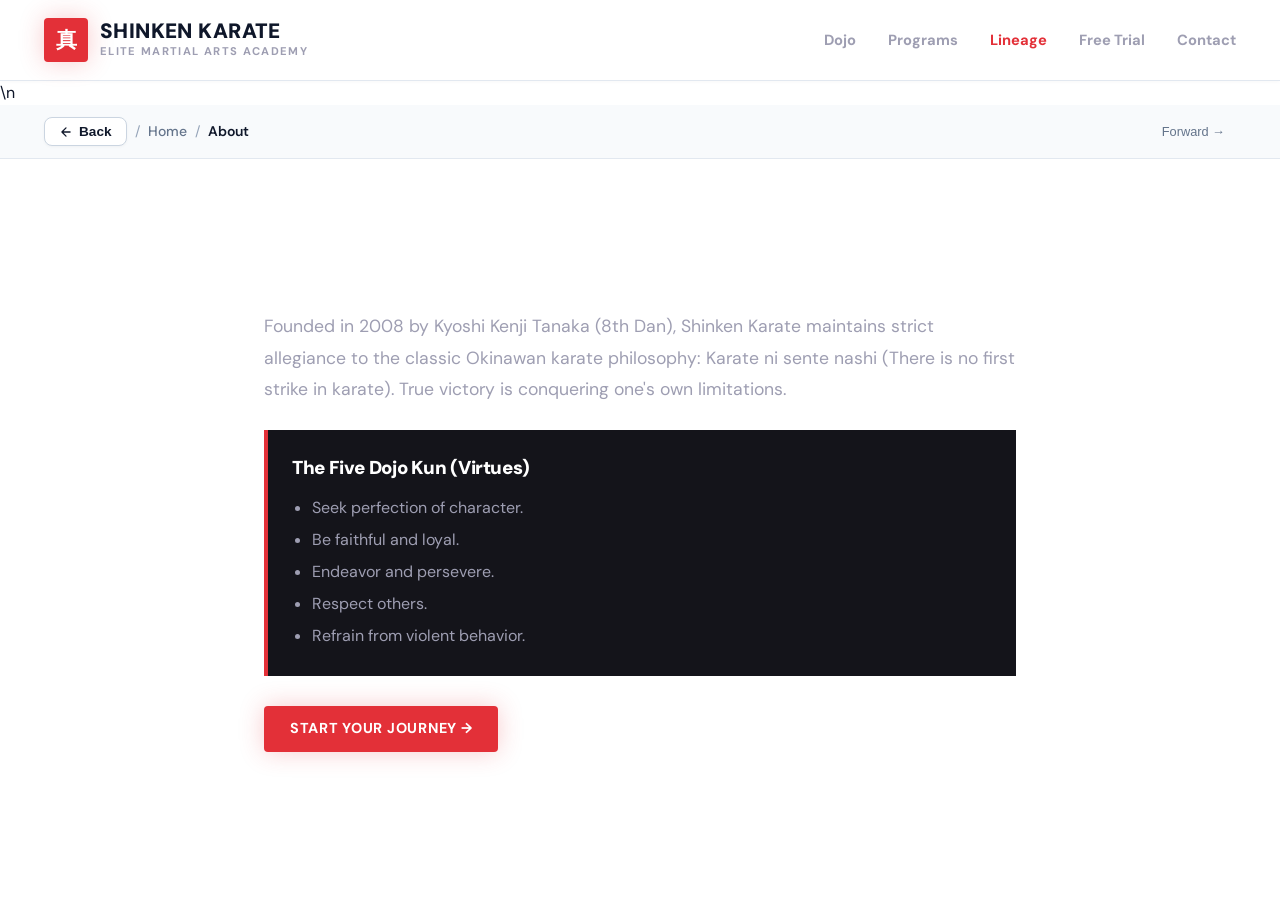
<file: about.html>
<!DOCTYPE html><html lang="en"><head><meta charset="UTF-8"><title>Lineage — Shinken Karate Academy</title><link rel="stylesheet" href="src/styles/theme.css"></head><body>
<header class="site-header"><div class="container header-inner"><a href="index.html" class="brand"><div class="brand-badge">真</div><div><div class="brand-name">SHINKEN KARATE</div><div class="brand-sub">Elite Martial Arts Academy</div></div></a><nav><ul class="nav-links"><li><a href="index.html" class="nav-link">Dojo</a></li><li><a href="programs.html" class="nav-link">Programs</a></li><li><a href="about.html" class="nav-link active">Lineage</a></li><li><a href="trial.html" class="nav-link">Free Trial</a></li><li><a href="contact.html" class="nav-link">Contact</a></li></ul></nav></div></header>\n
  <!-- In-Window Breadcrumb & Front/Back Navigation -->
  <div class="subpage-nav-bar">
    <div class="container" style="display:flex; align-items:center; justify-content:space-between; flex-wrap:wrap; gap:12px;">
      <div style="display:flex; align-items:center; gap:8px; font-size:0.875rem;">
        <button onclick="window.history.length > 1 ? window.history.back() : window.location.href=\'index.html\'" class="btn-subpage-back" aria-label="Navigate Back">
          <svg width="14" height="14" viewBox="0 0 24 24" fill="none" stroke="currentColor" stroke-width="2.2" stroke-linecap="round" stroke-linejoin="round"><path d="M19 12H5M12 19l-7-7 7-7"/></svg>
          Back
        </button>
        <span style="color:#94A3B8;">/</span>
        <a href="index.html" style="color:#64748B; text-decoration:none; font-weight:500;">Home</a>
        <span style="color:#94A3B8;">/</span>
        <span style="color:#0F172A; font-weight:600;">About</span>
      </div>
      <div style="display:flex; align-items:center; gap:8px;">
        <button onclick="window.history.forward()" style="display:inline-flex; align-items:center; gap:4px; background:transparent; border:1px solid transparent; color:#64748B; padding:6px 10px; border-radius:6px; font-size:0.8rem; cursor:pointer;" title="Navigate Forward">Forward &rarr;</button>
      </div>
    </div>
  </div>

<div class="container" style="max-width:800px; padding:60px 24px 100px;"><h1 style="font-size:3rem; text-transform:uppercase; margin-bottom:20px;">Dojo Lineage & Creed</h1><p style="color:var(--text-muted); font-size:1.1rem; line-height:1.8; margin-bottom:24px;">Founded in 2008 by Kyoshi Kenji Tanaka (8th Dan), Shinken Karate maintains strict allegiance to the classic Okinawan karate philosophy: Karate ni sente nashi (There is no first strike in karate). True victory is conquering one's own limitations.</p>
<div style="background:var(--bg-secondary); border-left:4px solid var(--color-crimson); padding:24px; margin-bottom:30px;"><h3 style="color:#FFF; margin-bottom:10px;">The Five Dojo Kun (Virtues)</h3><ul style="padding-left:20px; line-height:2; color:var(--text-muted);"><li>Seek perfection of character.</li><li>Be faithful and loyal.</li><li>Endeavor and persevere.</li><li>Respect others.</li><li>Refrain from violent behavior.</li></ul></div>
<a href="trial.html" class="btn btn-primary">Start Your Journey &rarr;</a>
</div></body></html>
</file>
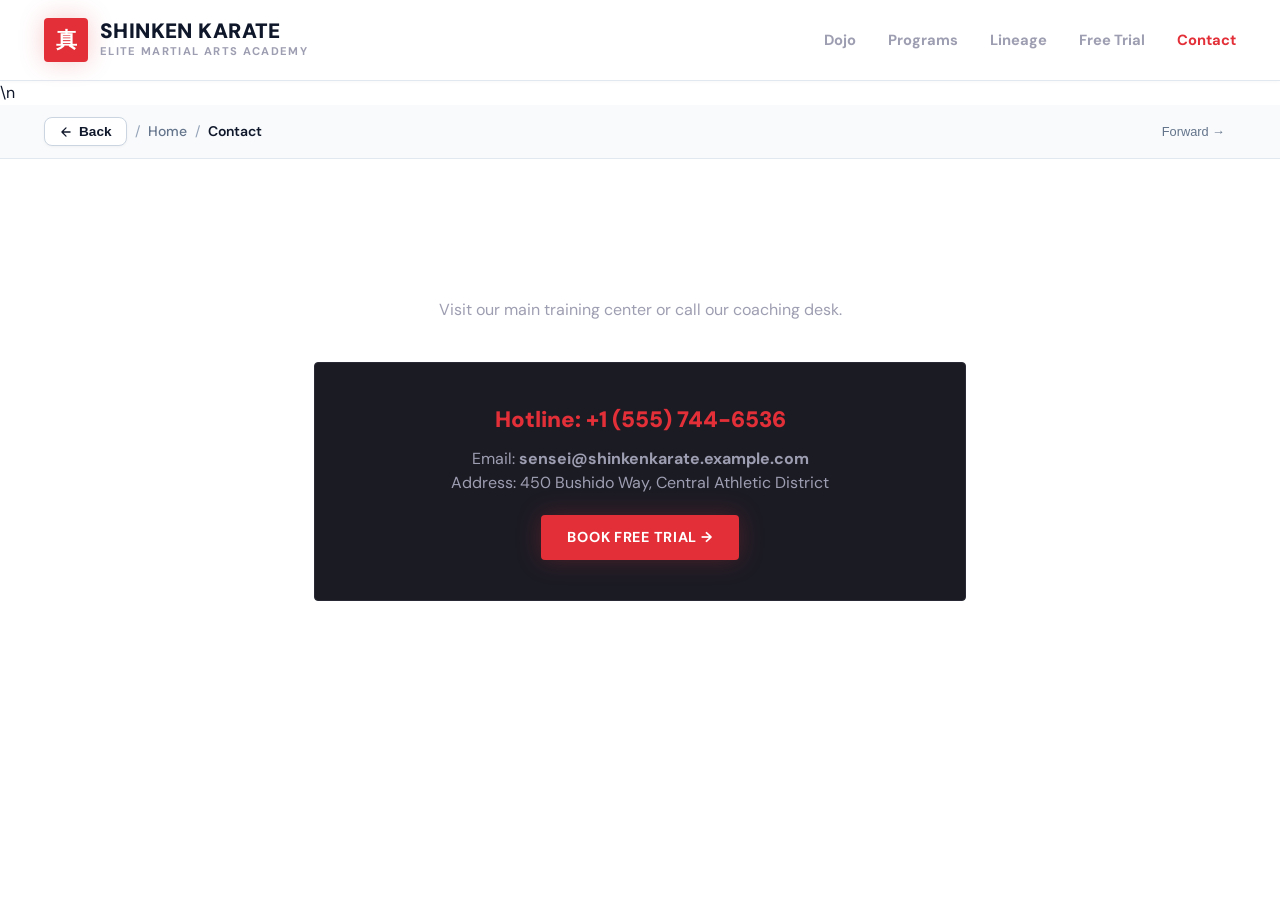
<file: contact.html>
<!DOCTYPE html><html lang="en"><head><meta charset="UTF-8"><title>Contact — Shinken Karate Academy</title><link rel="stylesheet" href="src/styles/theme.css"></head><body>
<header class="site-header"><div class="container header-inner"><a href="index.html" class="brand"><div class="brand-badge">真</div><div><div class="brand-name">SHINKEN KARATE</div><div class="brand-sub">Elite Martial Arts Academy</div></div></a><nav><ul class="nav-links"><li><a href="index.html" class="nav-link">Dojo</a></li><li><a href="programs.html" class="nav-link">Programs</a></li><li><a href="about.html" class="nav-link">Lineage</a></li><li><a href="trial.html" class="nav-link">Free Trial</a></li><li><a href="contact.html" class="nav-link active">Contact</a></li></ul></nav></div></header>\n
  <!-- In-Window Breadcrumb & Front/Back Navigation -->
  <div class="subpage-nav-bar">
    <div class="container" style="display:flex; align-items:center; justify-content:space-between; flex-wrap:wrap; gap:12px;">
      <div style="display:flex; align-items:center; gap:8px; font-size:0.875rem;">
        <button onclick="window.history.length > 1 ? window.history.back() : window.location.href=\'index.html\'" class="btn-subpage-back" aria-label="Navigate Back">
          <svg width="14" height="14" viewBox="0 0 24 24" fill="none" stroke="currentColor" stroke-width="2.2" stroke-linecap="round" stroke-linejoin="round"><path d="M19 12H5M12 19l-7-7 7-7"/></svg>
          Back
        </button>
        <span style="color:#94A3B8;">/</span>
        <a href="index.html" style="color:#64748B; text-decoration:none; font-weight:500;">Home</a>
        <span style="color:#94A3B8;">/</span>
        <span style="color:#0F172A; font-weight:600;">Contact</span>
      </div>
      <div style="display:flex; align-items:center; gap:8px;">
        <button onclick="window.history.forward()" style="display:inline-flex; align-items:center; gap:4px; background:transparent; border:1px solid transparent; color:#64748B; padding:6px 10px; border-radius:6px; font-size:0.8rem; cursor:pointer;" title="Navigate Forward">Forward &rarr;</button>
      </div>
    </div>
  </div>

<div class="container" style="max-width:700px; padding:60px 24px 100px;"><h1 style="font-size:2.8rem; text-transform:uppercase; margin-bottom:12px; text-align:center;">Dojo Inquiries</h1><p style="color:var(--text-muted); text-align:center; margin-bottom:40px;">Visit our main training center or call our coaching desk.</p>
<div style="background:var(--bg-card); padding:40px; border-radius:var(--radius-sm); border:1px solid var(--border-subtle); text-align:center;">
<div style="font-size:1.4rem; font-weight:900; color:var(--color-crimson); margin-bottom:10px;">Hotline: +1 (555) 744-6536</div>
<p style="color:var(--text-muted); margin-bottom:20px;">Email: <strong>sensei@shinkenkarate.example.com</strong><br>Address: 450 Bushido Way, Central Athletic District</p>
<a href="trial.html" class="btn btn-primary">Book Free Trial &rarr;</a>
</div></div></body></html>
</file>
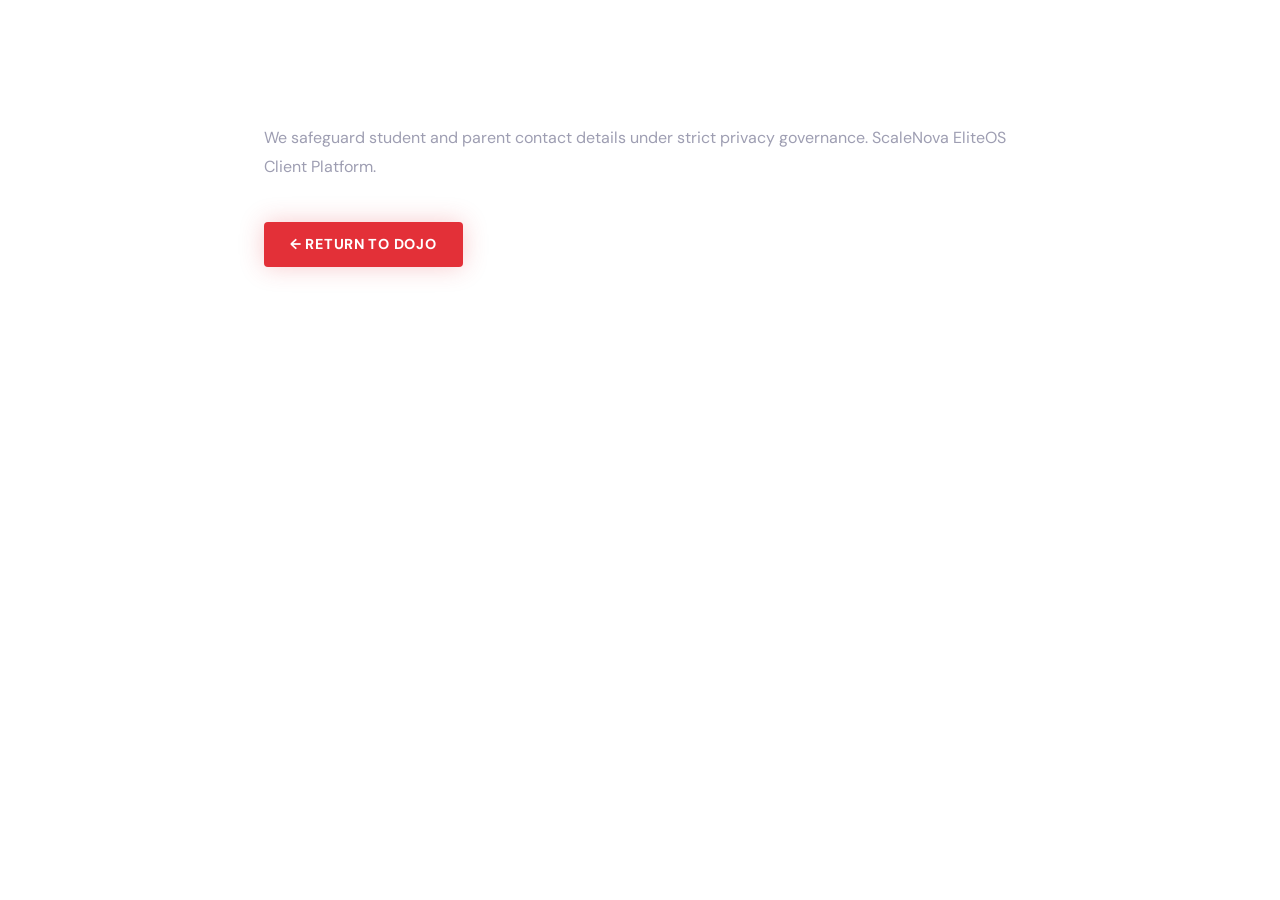
<file: privacy.html>
<!DOCTYPE html><html><head><meta charset="UTF-8"><title>Privacy — Shinken Karate</title><link rel="stylesheet" href="src/styles/theme.css"></head><body style="padding:60px 20px;"><div class="container" style="max-width:800px;"><h1>Student Privacy & Security</h1><p style="color:var(--text-muted); line-height:1.8; margin-top:16px;">We safeguard student and parent contact details under strict privacy governance. ScaleNova EliteOS Client Platform.</p><div style="margin-top:40px;"><a href="index.html" class="btn btn-primary">&larr; Return to Dojo</a></div></div></body></html>
</file>
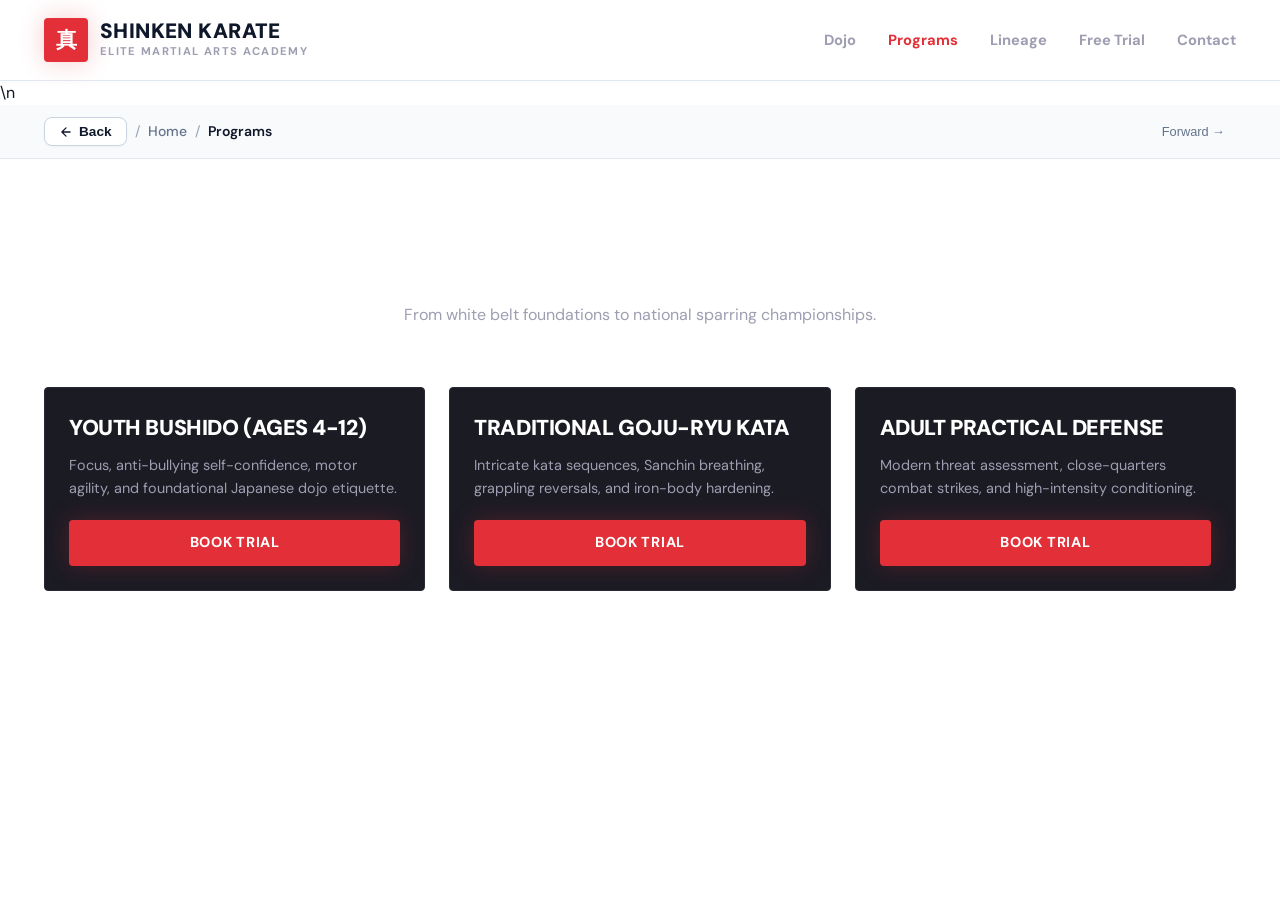
<file: programs.html>
<!DOCTYPE html><html lang="en"><head><meta charset="UTF-8"><title>Programs — Shinken Karate Academy</title><link rel="stylesheet" href="src/styles/theme.css"></head><body>
<header class="site-header"><div class="container header-inner"><a href="index.html" class="brand"><div class="brand-badge">真</div><div><div class="brand-name">SHINKEN KARATE</div><div class="brand-sub">Elite Martial Arts Academy</div></div></a><nav><ul class="nav-links"><li><a href="index.html" class="nav-link">Dojo</a></li><li><a href="programs.html" class="nav-link active">Programs</a></li><li><a href="about.html" class="nav-link">Lineage</a></li><li><a href="trial.html" class="nav-link">Free Trial</a></li><li><a href="contact.html" class="nav-link">Contact</a></li></ul></nav></div></header>\n
  <!-- In-Window Breadcrumb & Front/Back Navigation -->
  <div class="subpage-nav-bar">
    <div class="container" style="display:flex; align-items:center; justify-content:space-between; flex-wrap:wrap; gap:12px;">
      <div style="display:flex; align-items:center; gap:8px; font-size:0.875rem;">
        <button onclick="window.history.length > 1 ? window.history.back() : window.location.href=\'index.html\'" class="btn-subpage-back" aria-label="Navigate Back">
          <svg width="14" height="14" viewBox="0 0 24 24" fill="none" stroke="currentColor" stroke-width="2.2" stroke-linecap="round" stroke-linejoin="round"><path d="M19 12H5M12 19l-7-7 7-7"/></svg>
          Back
        </button>
        <span style="color:#94A3B8;">/</span>
        <a href="index.html" style="color:#64748B; text-decoration:none; font-weight:500;">Home</a>
        <span style="color:#94A3B8;">/</span>
        <span style="color:#0F172A; font-weight:600;">Programs</span>
      </div>
      <div style="display:flex; align-items:center; gap:8px;">
        <button onclick="window.history.forward()" style="display:inline-flex; align-items:center; gap:4px; background:transparent; border:1px solid transparent; color:#64748B; padding:6px 10px; border-radius:6px; font-size:0.8rem; cursor:pointer;" title="Navigate Forward">Forward &rarr;</button>
      </div>
    </div>
  </div>

<div class="container" style="padding:60px 24px 100px;"><div style="text-align:center; margin-bottom:60px;"><h1 style="font-size:3rem; text-transform:uppercase; margin-bottom:12px;">Training Programs & Curriculum</h1><p style="color:var(--text-muted);">From white belt foundations to national sparring championships.</p></div>
<div class="program-grid">
  <div class="program-card"><div class="program-body"><h3 class="program-title">Youth Bushido (Ages 4-12)</h3><p class="program-desc">Focus, anti-bullying self-confidence, motor agility, and foundational Japanese dojo etiquette.</p><a href="trial.html" class="btn btn-primary" style="text-align:center;">Book Trial</a></div></div>
  <div class="program-card"><div class="program-body"><h3 class="program-title">Traditional Goju-Ryu Kata</h3><p class="program-desc">Intricate kata sequences, Sanchin breathing, grappling reversals, and iron-body hardening.</p><a href="trial.html" class="btn btn-primary" style="text-align:center;">Book Trial</a></div></div>
  <div class="program-card"><div class="program-body"><h3 class="program-title">Adult Practical Defense</h3><p class="program-desc">Modern threat assessment, close-quarters combat strikes, and high-intensity conditioning.</p><a href="trial.html" class="btn btn-primary" style="text-align:center;">Book Trial</a></div></div>
</div></div></body></html>
</file>
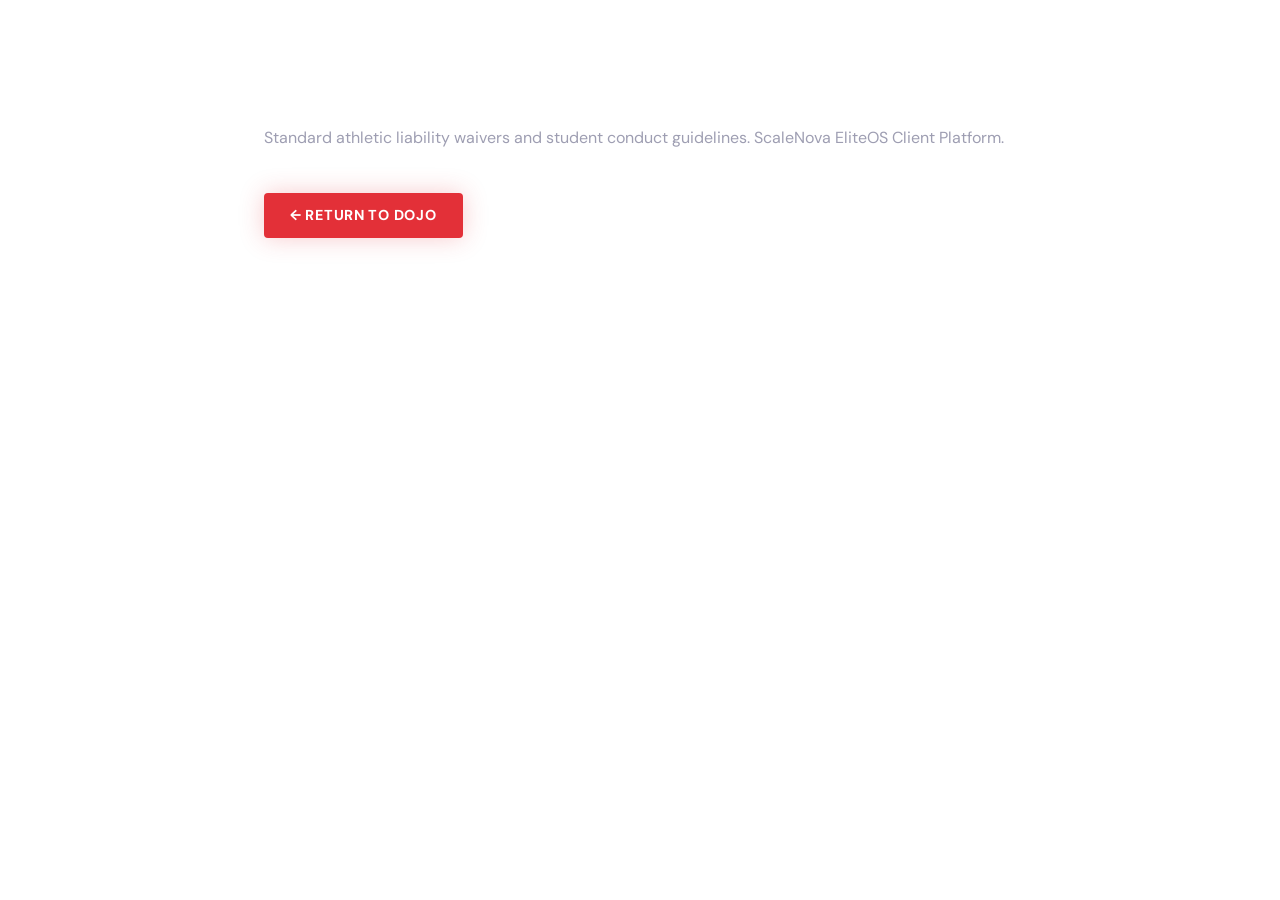
<file: terms.html>
<!DOCTYPE html><html><head><meta charset="UTF-8"><title>Terms — Shinken Karate</title><link rel="stylesheet" href="src/styles/theme.css"></head><body style="padding:60px 20px;"><div class="container" style="max-width:800px;"><h1>Dojo Membership Terms & Liability</h1><p style="color:var(--text-muted); line-height:1.8; margin-top:16px;">Standard athletic liability waivers and student conduct guidelines. ScaleNova EliteOS Client Platform.</p><div style="margin-top:40px;"><a href="index.html" class="btn btn-primary">&larr; Return to Dojo</a></div></div></body></html>
</file>
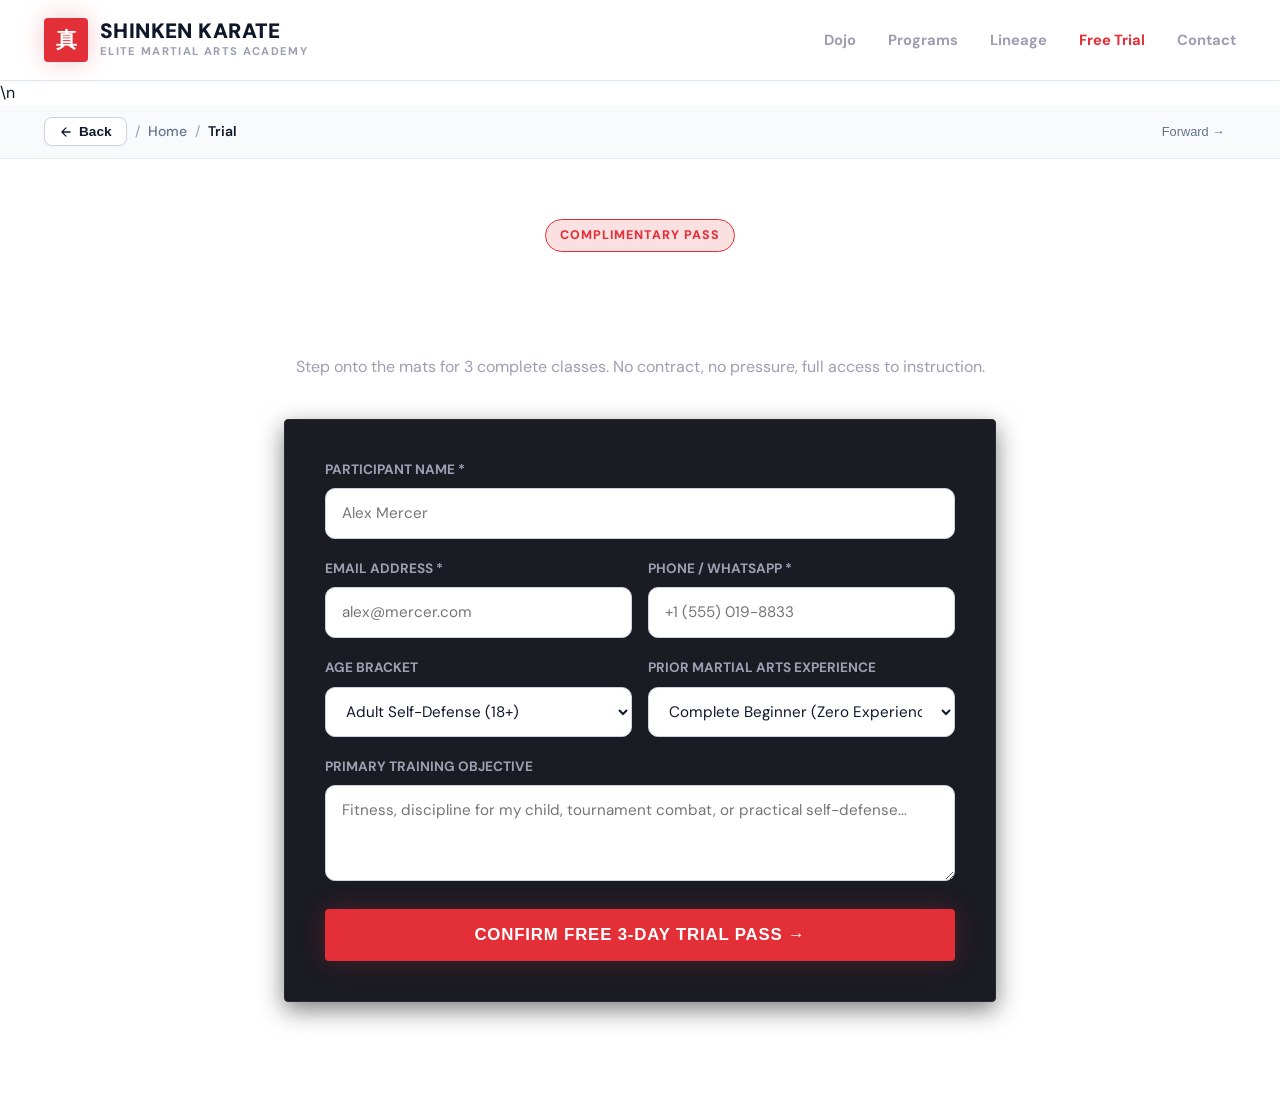
<file: trial.html>
<!DOCTYPE html>
<html lang="en">
<head>
  <meta charset="UTF-8">
  <meta name="viewport" content="width=device-width, initial-scale=1.0">
  <title>Book Free Trial Class — Shinken Karate Academy</title>
  <link rel="icon" href="data:image/svg+xml,<svg xmlns='http://www.w3.org/2000/svg' viewBox='0 0 32 32'><rect width='32' height='32' fill='%23E33038'/><text x='16' y='22' font-family='sans-serif' font-size='18' font-weight='900' fill='%23FFFFFF' text-anchor='middle'>真</text></svg>">
  <link rel="stylesheet" href="src/styles/theme.css">
</head>
<body>
  <header class="site-header">
    <div class="container header-inner">
      <a href="index.html" class="brand">
        <div class="brand-badge">真</div>
        <div>
          <div class="brand-name">SHINKEN KARATE</div>
          <div class="brand-sub">Elite Martial Arts Academy</div>
        </div>
      </a>
      <nav>
        <ul class="nav-links">
          <li><a href="index.html" class="nav-link">Dojo</a></li>
          <li><a href="programs.html" class="nav-link">Programs</a></li>
          <li><a href="about.html" class="nav-link">Lineage</a></li>
          <li><a href="trial.html" class="nav-link active">Free Trial</a></li>
          <li><a href="contact.html" class="nav-link">Contact</a></li>
        </ul>
      </nav>
    </div>
  </header>\n
  <!-- In-Window Breadcrumb & Front/Back Navigation -->
  <div class="subpage-nav-bar">
    <div class="container" style="display:flex; align-items:center; justify-content:space-between; flex-wrap:wrap; gap:12px;">
      <div style="display:flex; align-items:center; gap:8px; font-size:0.875rem;">
        <button onclick="window.history.length > 1 ? window.history.back() : window.location.href=\'index.html\'" class="btn-subpage-back" aria-label="Navigate Back">
          <svg width="14" height="14" viewBox="0 0 24 24" fill="none" stroke="currentColor" stroke-width="2.2" stroke-linecap="round" stroke-linejoin="round"><path d="M19 12H5M12 19l-7-7 7-7"/></svg>
          Back
        </button>
        <span style="color:#94A3B8;">/</span>
        <a href="index.html" style="color:#64748B; text-decoration:none; font-weight:500;">Home</a>
        <span style="color:#94A3B8;">/</span>
        <span style="color:#0F172A; font-weight:600;">Trial</span>
      </div>
      <div style="display:flex; align-items:center; gap:8px;">
        <button onclick="window.history.forward()" style="display:inline-flex; align-items:center; gap:4px; background:transparent; border:1px solid transparent; color:#64748B; padding:6px 10px; border-radius:6px; font-size:0.8rem; cursor:pointer;" title="Navigate Forward">Forward &rarr;</button>
      </div>
    </div>
  </div>


  <div class="container" style="max-width:760px; padding:60px 24px 100px;">
    <div style="text-align:center; margin-bottom:40px;">
      <span class="hero-tag">Complimentary Pass</span>
      <h1 style="font-size:2.8rem; text-transform:uppercase; margin-bottom:12px;">Reserve Your Free Trial Class</h1>
      <p style="color:var(--text-muted);">Step onto the mats for 3 complete classes. No contract, no pressure, full access to instruction.</p>
    </div>

    <form id="trial-form" onsubmit="handleTrialSubmit(event)" style="background:var(--bg-card); padding:40px; border-radius:var(--radius-sm); border:1px solid var(--border-subtle); box-shadow:var(--shadow-card);">
      <div style="margin-bottom:20px;">
        <label style="display:block; font-weight:700; font-size:0.85rem; text-transform:uppercase; color:var(--text-muted); margin-bottom:8px;">Participant Name *</label>
        <input type="text" name="name" required placeholder="Alex Mercer" style="width:100%; padding:14px; background:var(--bg-secondary); border:1px solid var(--border-subtle); color:#FFF; border-radius:var(--radius-sm); font-size:0.95rem; outline:none;">
      </div>

      <div style="display:grid; grid-template-columns:1fr 1fr; gap:16px; margin-bottom:20px;">
        <div>
          <label style="display:block; font-weight:700; font-size:0.85rem; text-transform:uppercase; color:var(--text-muted); margin-bottom:8px;">Email Address *</label>
          <input type="email" name="email" required placeholder="alex@mercer.com" style="width:100%; padding:14px; background:var(--bg-secondary); border:1px solid var(--border-subtle); color:#FFF; border-radius:var(--radius-sm); font-size:0.95rem; outline:none;">
        </div>
        <div>
          <label style="display:block; font-weight:700; font-size:0.85rem; text-transform:uppercase; color:var(--text-muted); margin-bottom:8px;">Phone / WhatsApp *</label>
          <input type="tel" name="phone" required placeholder="+1 (555) 019-8833" style="width:100%; padding:14px; background:var(--bg-secondary); border:1px solid var(--border-subtle); color:#FFF; border-radius:var(--radius-sm); font-size:0.95rem; outline:none;">
        </div>
      </div>

      <div style="display:grid; grid-template-columns:1fr 1fr; gap:16px; margin-bottom:20px;">
        <div>
          <label style="display:block; font-weight:700; font-size:0.85rem; text-transform:uppercase; color:var(--text-muted); margin-bottom:8px;">Age Bracket</label>
          <select name="age_group" style="width:100%; padding:14px; background:var(--bg-secondary); border:1px solid var(--border-subtle); color:#FFF; border-radius:var(--radius-sm); font-size:0.95rem; outline:none;">
            <option value="Little Ninjas (Ages 4-7)">Little Ninjas (Ages 4-7)</option>
            <option value="Youth Champions (Ages 8-12)">Youth Champions (Ages 8-12)</option>
            <option value="Teen Martial Arts (Ages 13-17)">Teen Martial Arts (Ages 13-17)</option>
            <option value="Adult Self-Defense (18+)" selected>Adult Self-Defense (18+)</option>
          </select>
        </div>
        <div>
          <label style="display:block; font-weight:700; font-size:0.85rem; text-transform:uppercase; color:var(--text-muted); margin-bottom:8px;">Prior Martial Arts Experience</label>
          <select name="experience" style="width:100%; padding:14px; background:var(--bg-secondary); border:1px solid var(--border-subtle); color:#FFF; border-radius:var(--radius-sm); font-size:0.95rem; outline:none;">
            <option value="Complete Beginner (Zero Experience)">Complete Beginner (Zero Experience)</option>
            <option value="Some Martial Arts Background">Some Martial Arts Background</option>
            <option value="Former Belt Holder / Transfer">Former Belt Holder / Transfer</option>
          </select>
        </div>
      </div>

      <div style="margin-bottom:28px;">
        <label style="display:block; font-weight:700; font-size:0.85rem; text-transform:uppercase; color:var(--text-muted); margin-bottom:8px;">Primary Training Objective</label>
        <textarea name="notes" rows="3" placeholder="Fitness, discipline for my child, tournament combat, or practical self-defense..." style="width:100%; padding:14px; background:var(--bg-secondary); border:1px solid var(--border-subtle); color:#FFF; border-radius:var(--radius-sm); font-size:0.95rem; outline:none;"></textarea>
      </div>

      <button type="submit" id="t-btn" class="btn btn-primary" style="width:100%; padding:16px; font-size:1.05rem;">Confirm Free 3-Day Trial Pass &rarr;</button>
    </form>
  </div>

  <script src="src/services/api.js"></script>
  <script>
    async function handleTrialSubmit(e) {
      e.preventDefault();
      const form = e.target;
      const btn = document.getElementById('t-btn');
      btn.textContent = 'Reserving Mat Slot...';

      const data = {
        name: form.name.value,
        email: form.email.value,
        phone: form.phone.value,
        service: 'Free 3-Day Trial Pass',
        requirement: `Age Group: ${form.age_group.value} | Prior Experience: ${form.experience.value}`,
        lead_type: 'TRIAL',
        notes: form.notes.value
      };

      try {
        const res = await ScaleNovaAPI.submitLead(data);
        form.innerHTML = `
          <div style="text-align:center; padding:40px 10px;">
            <div style="font-size:3.5rem; margin-bottom:16px;">🥋</div>
            <h2 style="color:var(--color-crimson); text-transform:uppercase; margin-bottom:12px;">Trial Pass Confirmed!</h2>
            <p style="color:var(--text-muted); line-height:1.8; margin-bottom:24px;">Welcome, ${data.name}. Your dojo reservation ID is <strong>${res.submission_id}</strong>. Please arrive 15 minutes before class time in comfortable athletic wear. Our team has reserved your loaner gi.</p>
            <a href="index.html" class="btn btn-outline">Return to Academy</a>
          </div>
        `;
      } catch (err) {
        alert('Trial slot confirmed.');
      }
    }
  </script>
</body>
</html>
</file>
<file: src/styles/theme.css>
/* ==============================================================================
   SCALENOVA SYSTEMS — DEMO 08: SHINKEN KARATE ACADEMY
   Martial Arts & Athletic Training Center Design System
   ============================================================================== */

@import url('https://fonts.googleapis.com/css2?family=DM+Sans:ital,wght@0,400;0,500;0,700;0,900;1,700&display=swap');

:root {
  --bg-primary: #0D0D11;
  --bg-secondary: #14141A;
  --bg-card: #1B1B24;
  --surface-overlay: rgba(13, 13, 17, 0.95);
  --border-subtle: #292936;
  --border-crimson: #E33038;
  
  --color-crimson: #E33038;
  --color-crimson-hover: #C52229;
  --color-gold: #C29F3E;
  --color-belt-white: #FFFFFF;
  --color-belt-black: #000000;
  
  --text-main: #FFFFFF;
  --text-muted: #9E9EB2;
  --text-light: #6E6E82;

  --shadow-card: 0 8px 24px rgba(0, 0, 0, 0.5);
  --shadow-red-glow: 0 0 24px rgba(227, 48, 56, 0.25);

  --font-main: 'DM Sans', -apple-system, BlinkMacSystemFont, sans-serif;
  
  --radius-sm: 4px;
  --radius-md: 8px;
  --radius-lg: 16px;
  --radius-full: 9999px;
  --transition: all 0.25s cubic-bezier(0.16, 1, 0.3, 1);
}

* { box-sizing: border-box; margin: 0; padding: 0; }

body {
  background-color: var(--bg-primary);
  color: var(--text-main);
  font-family: var(--font-main);
  line-height: 1.5;
  -webkit-font-smoothing: antialiased;
  overflow-x: hidden;
}

h1, h2, h3, h4 {
  font-weight: 900;
  letter-spacing: -0.02em;
  color: var(--text-main);
}

a { color: inherit; text-decoration: none; }

.container {
  width: 100%;
  max-width: 1240px;
  margin: 0 auto;
  padding: 0 24px;
}

/* Dispatch Alert */
.alert-bar {
  background-color: var(--color-crimson);
  color: #FFF;
  font-size: 0.84rem;
  font-weight: 700;
  text-align: center;
  padding: 10px 0;
  letter-spacing: 0.04em;
  text-transform: uppercase;
}
.alert-bar a { text-decoration: underline; margin-left: 8px; }

/* Site Header */
.site-header {
  position: sticky;
  top: 0;
  z-index: 100;
  background: var(--surface-overlay);
  backdrop-filter: blur(14px);
  border-bottom: 1px solid var(--border-subtle);
}
.header-inner {
  display: flex;
  align-items: center;
  justify-content: space-between;
  height: 80px;
}
.brand {
  display: flex;
  align-items: center;
  gap: 12px;
}
.brand-badge {
  width: 44px;
  height: 44px;
  background: var(--color-crimson);
  border-radius: var(--radius-sm);
  display: flex;
  align-items: center;
  justify-content: center;
  color: #FFF;
  font-weight: 900;
  font-size: 1.3rem;
  box-shadow: var(--shadow-red-glow);
}
.brand-name {
  font-size: 1.3rem;
  font-weight: 900;
  letter-spacing: 0.02em;
  line-height: 1.1;
}
.brand-sub {
  font-size: 0.7rem;
  color: var(--text-muted);
  text-transform: uppercase;
  letter-spacing: 0.12em;
  font-weight: 700;
}

.nav-links {
  display: flex;
  gap: 32px;
  list-style: none;
}
.nav-link {
  font-size: 0.92rem;
  font-weight: 700;
  color: var(--text-muted);
  transition: var(--transition);
  padding: 6px 0;
}
.nav-link:hover, .nav-link.active {
  color: var(--color-crimson);
}

.btn {
  display: inline-flex;
  align-items: center;
  justify-content: center;
  gap: 8px;
  padding: 12px 26px;
  border-radius: var(--radius-sm);
  font-weight: 700;
  font-size: 0.9rem;
  text-transform: uppercase;
  letter-spacing: 0.05em;
  cursor: pointer;
  transition: var(--transition);
  border: none;
}
.btn-primary {
  background: var(--color-crimson);
  color: #FFF;
  box-shadow: var(--shadow-red-glow);
}
.btn-primary:hover {
  background: var(--color-crimson-hover);
  transform: translateY(-2px);
}
.btn-outline {
  border: 1px solid var(--border-subtle);
  background: var(--bg-secondary);
  color: #FFF;
}
.btn-outline:hover {
  border-color: var(--color-crimson);
  color: var(--color-crimson);
}

/* Hero Section */
.hero {
  padding: 100px 0 80px;
  background: radial-gradient(circle at 80% 20%, rgba(227, 48, 56, 0.15) 0%, transparent 50%),
              linear-gradient(180deg, var(--bg-primary) 0%, var(--bg-secondary) 100%);
}
.hero-grid {
  display: grid;
  grid-template-columns: 1.1fr 0.9fr;
  gap: 60px;
  align-items: center;
}
.hero-tag {
  display: inline-flex;
  align-items: center;
  gap: 8px;
  background: rgba(227, 48, 56, 0.15);
  border: 1px solid var(--color-crimson);
  color: var(--color-crimson);
  padding: 6px 14px;
  border-radius: var(--radius-full);
  font-size: 0.78rem;
  font-weight: 800;
  letter-spacing: 0.08em;
  text-transform: uppercase;
  margin-bottom: 24px;
}
.hero-title {
  font-size: 3.8rem;
  line-height: 1.08;
  margin-bottom: 24px;
  text-transform: uppercase;
}
.hero-title span {
  color: var(--color-crimson);
}
.hero-lead {
  font-size: 1.15rem;
  color: var(--text-muted);
  line-height: 1.7;
  margin-bottom: 36px;
  max-width: 560px;
}
.hero-cta {
  display: flex;
  gap: 16px;
  margin-bottom: 48px;
  flex-wrap: wrap;
}
.hero-stats {
  display: grid;
  grid-template-columns: repeat(3, 1fr);
  gap: 24px;
  border-top: 1px solid var(--border-subtle);
  padding-top: 28px;
}
.stat-val {
  font-size: 2.2rem;
  font-weight: 900;
  color: #FFF;
}
.stat-val span { color: var(--color-crimson); }
.stat-label {
  font-size: 0.8rem;
  color: var(--text-light);
  font-weight: 700;
  text-transform: uppercase;
  letter-spacing: 0.05em;
}

.hero-img-card {
  position: relative;
  border-radius: var(--radius-md);
  overflow: hidden;
  border: 1px solid var(--border-subtle);
  box-shadow: var(--shadow-card);
}
.hero-img-card img {
  width: 100%;
  height: 480px;
  object-fit: cover;
  display: block;
}
.hero-overlay-badge {
  position: absolute;
  bottom: 20px;
  left: 20px;
  right: 20px;
  background: rgba(13, 13, 17, 0.85);
  backdrop-filter: blur(10px);
  border: 1px solid var(--border-subtle);
  padding: 18px 24px;
  border-radius: var(--radius-sm);
  display: flex;
  justify-content: space-between;
  align-items: center;
}

/* Programs Section */
.section {
  padding: 90px 0;
}
.section-header {
  text-align: center;
  max-width: 640px;
  margin: 0 auto 60px;
}
.section-tag {
  color: var(--color-crimson);
  font-size: 0.8rem;
  font-weight: 800;
  letter-spacing: 0.15em;
  text-transform: uppercase;
  margin-bottom: 12px;
  display: block;
}
.section-title {
  font-size: 2.8rem;
  text-transform: uppercase;
  margin-bottom: 16px;
}
.section-desc {
  color: var(--text-muted);
  font-size: 1.05rem;
}

.program-grid {
  display: grid;
  grid-template-columns: repeat(auto-fit, minmax(280px, 1fr));
  gap: 24px;
}
.program-card {
  background: var(--bg-card);
  border: 1px solid var(--border-subtle);
  border-radius: var(--radius-sm);
  overflow: hidden;
  transition: var(--transition);
  display: flex;
  flex-direction: column;
}
.program-card:hover {
  border-color: var(--color-crimson);
  transform: translateY(-6px);
  box-shadow: var(--shadow-card);
}
.program-thumb {
  height: 220px;
  overflow: hidden;
  position: relative;
}
.program-thumb img {
  width: 100%;
  height: 100%;
  object-fit: cover;
  transition: transform 0.5s ease;
}
.program-card:hover .program-thumb img {
  transform: scale(1.08);
}
.program-badge {
  position: absolute;
  top: 12px;
  left: 12px;
  background: var(--color-crimson);
  color: #FFF;
  font-size: 0.72rem;
  font-weight: 800;
  padding: 4px 10px;
  border-radius: var(--radius-sm);
  text-transform: uppercase;
}
.program-body {
  padding: 24px;
  display: flex;
  flex-direction: column;
  flex-grow: 1;
}
.program-title {
  font-size: 1.35rem;
  margin-bottom: 10px;
  text-transform: uppercase;
}
.program-desc {
  font-size: 0.9rem;
  color: var(--text-muted);
  line-height: 1.6;
  margin-bottom: 20px;
  flex-grow: 1;
}

/* Schedule Table */
.schedule-tabs {
  display: flex;
  justify-content: center;
  gap: 10px;
  margin-bottom: 30px;
  flex-wrap: wrap;
}
.tab-btn {
  padding: 10px 20px;
  background: var(--bg-card);
  border: 1px solid var(--border-subtle);
  color: var(--text-muted);
  font-weight: 700;
  font-size: 0.85rem;
  border-radius: var(--radius-sm);
  cursor: pointer;
  transition: var(--transition);
}
.tab-btn.active, .tab-btn:hover {
  background: var(--color-crimson);
  color: #FFF;
  border-color: var(--color-crimson);
}
.schedule-table {
  width: 100%;
  border-collapse: collapse;
  background: var(--bg-card);
  border-radius: var(--radius-sm);
  overflow: hidden;
  border: 1px solid var(--border-subtle);
}
.schedule-table th, .schedule-table td {
  padding: 16px 20px;
  text-align: left;
  border-bottom: 1px solid var(--border-subtle);
}
.schedule-table th {
  background: var(--bg-secondary);
  color: var(--text-muted);
  font-size: 0.8rem;
  text-transform: uppercase;
  letter-spacing: 0.08em;
}
.schedule-table td {
  font-size: 0.95rem;
}

/* Free Trial Callout */
.trial-banner {
  background: linear-gradient(135deg, #1A1A24 0%, #0D0D11 100%);
  border: 1px solid var(--color-crimson);
  border-radius: var(--radius-md);
  padding: 60px 40px;
  text-align: center;
  box-shadow: var(--shadow-red-glow);
}

/* Footer */
.site-footer {
  background: #08080B;
  border-top: 1px solid var(--border-subtle);
  padding: 80px 0 30px;
}
.footer-grid {
  display: grid;
  grid-template-columns: 1.4fr 1fr 1fr 1fr;
  gap: 40px;
  margin-bottom: 60px;
}
.footer-col h4 {
  font-size: 0.95rem;
  color: var(--color-crimson);
  text-transform: uppercase;
  letter-spacing: 0.1em;
  margin-bottom: 20px;
}
.footer-links { list-style: none; }
.footer-links li { margin-bottom: 12px; }
.footer-links a {
  font-size: 0.88rem;
  color: var(--text-muted);
  transition: var(--transition);
}
.footer-links a:hover { color: #FFF; }
.footer-bottom {
  border-top: 1px solid var(--border-subtle);
  padding-top: 30px;
  display: flex;
  justify-content: space-between;
  font-size: 0.82rem;
  color: var(--text-light);
}

@media(max-width: 900px) {
  .hero-grid { grid-template-columns: 1fr; }
  .footer-grid { grid-template-columns: 1fr 1fr; }
}
@media(max-width: 600px) {
  .nav-links { display: none; }
  .hero-title { font-size: 2.6rem; }
  .footer-grid { grid-template-columns: 1fr; }
}
\n
/* =========================================================================
 * SCALENOVA PREMIUM LIGHT LUXURY & MOTIONSITES.AI DESIGN SYSTEM TOKENS
 * Mobile-First Single-Column Stacked Forms, Light Luxury Aesthetic,
 * Micro-Animations, Smooth In-Window Navigation & Floating Indicators.
 * ========================================================================= */

:root {
  --sn-bg-primary: #FFFFFF;
  --sn-bg-secondary: #F8FAFC;
  --sn-bg-tertiary: #F1F5F9;
  --sn-card-bg: #FFFFFF;
  --sn-border-subtle: #E2E8F0;
  --sn-border-focus: #3B82F6;
  --sn-text-main: #0F172A;
  --sn-text-body: #334155;
  --sn-text-muted: #64748B;
  --sn-shadow-card: 0 4px 20px -2px rgba(15, 23, 42, 0.05), 0 2px 6px -1px rgba(15, 23, 42, 0.02);
  --sn-shadow-hover: 0 20px 35px -10px rgba(15, 23, 42, 0.08), 0 1px 3px rgba(0, 0, 0, 0.05);
}

/* 1. LIGHT LUXURY BACKGROUND TRANSFORMATION */
body {
  background-color: #FFFFFF !important;
  color: #0F172A !important;
  overflow-x: hidden !important;
}

.top-dispatch-bar {
  background: #F1F5F9 !important;
  color: #0F172A !important;
  border-bottom: 1px solid #E2E8F0 !important;
}

.top-dispatch-bar a {
  color: #0F172A !important;
}

.site-header {
  background: rgba(255, 255, 255, 0.94) !important;
  backdrop-filter: blur(16px) !important;
  -webkit-backdrop-filter: blur(16px) !important;
  border-bottom: 1px solid #E2E8F0 !important;
  box-shadow: 0 1px 4px rgba(0, 0, 0, 0.03) !important;
}

.site-footer {
  background-color: #F8FAFC !important;
  color: #475569 !important;
  border-top: 1px solid #E2E8F0 !important;
}

.site-footer h3, .site-footer h4, .footer-brand h3, .footer-col h4, .footer-column h4 {
  color: #0F172A !important;
}

.site-footer a {
  color: #64748B !important;
  transition: color 0.2s ease !important;
}

.site-footer a:hover {
  color: #2563EB !important;
}

.footer-bottom {
  border-top: 1px solid #E2E8F0 !important;
  color: #64748B !important;
}

/* 2. MOBILE-FIRST SINGLE-COLUMN STACKED FORMS (ZERO COLLISION) */
form {
  display: flex !important;
  flex-direction: column !important;
  width: 100% !important;
}

.form-row-2col, .form-row, .form-grid, .grid-cols-2 {
  display: flex !important;
  flex-direction: column !important;
  width: 100% !important;
  gap: 16px !important;
  margin-bottom: 0 !important;
}

.form-group, .field, .input-group {
  width: 100% !important;
  display: flex !important;
  flex-direction: column !important;
  gap: 6px !important;
  margin-bottom: 18px !important;
  box-sizing: border-box !important;
}

.form-group label, .field label {
  font-size: 0.875rem !important;
  font-weight: 600 !important;
  color: #1E293B !important;
  margin-bottom: 4px !important;
  display: block !important;
  letter-spacing: -0.01em !important;
}

.form-group input, .form-group select, .form-group textarea,
.field input, .field select, .field textarea,
input[type="text"], input[type="email"], input[type="tel"], input[type="date"], input[type="number"], select, textarea {
  width: 100% !important;
  max-width: 100% !important;
  box-sizing: border-box !important;
  display: block !important;
  padding: 13px 16px !important;
  border: 1px solid #CBD5E1 !important;
  border-radius: 10px !important;
  background-color: #FFFFFF !important;
  color: #0F172A !important;
  font-size: 0.95rem !important;
  line-height: 1.5 !important;
  font-family: inherit !important;
  transition: all 0.2s cubic-bezier(0.16, 1, 0.3, 1) !important;
}

.form-group input:focus, .form-group select:focus, .form-group textarea:focus,
input:focus, select:focus, textarea:focus {
  outline: none !important;
  border-color: #3B82F6 !important;
  box-shadow: 0 0 0 3px rgba(59, 130, 246, 0.16) !important;
  background-color: #FFFFFF !important;
}

/* 3. MOTIONSITES.AI & 21ST.DEV ANIMATIONS & FLOATS */
@keyframes floatSlowBadge {
  0%, 100% { transform: translateY(0px); }
  50% { transform: translateY(-5px); }
}

@keyframes pulseGlowEmerald {
  0%, 100% { box-shadow: 0 0 0 0 rgba(16, 185, 129, 0.4); }
  50% { box-shadow: 0 0 0 6px rgba(16, 185, 129, 0); }
}

.pulse-indicator, .live-indicator, .status-dot {
  display: inline-block !important;
  width: 8px !important;
  height: 8px !important;
  border-radius: 50% !important;
  background-color: #10B981 !important;
  animation: pulseGlowEmerald 2s infinite !important;
  margin-right: 6px !important;
  vertical-align: middle !important;
}

.bento-card, .card, .service-card, .feature-card, .product-card, .pricing-card, .case-card {
  background: #FFFFFF !important;
  border: 1px solid #E2E8F0 !important;
  border-radius: 16px !important;
  box-shadow: var(--sn-shadow-card) !important;
  transition: all 0.3s cubic-bezier(0.16, 1, 0.3, 1) !important;
}

.bento-card:hover, .card:hover, .service-card:hover, .feature-card:hover, .product-card:hover, .pricing-card:hover, .case-card:hover {
  transform: translateY(-4px) !important;
  border-color: #CBD5E1 !important;
  box-shadow: var(--sn-shadow-hover) !important;
}

/* 4. SUBPAGE IN-WINDOW BREADCRUMB & NAVIGATION */
.subpage-nav-bar {
  background: #F8FAFC !important;
  border-bottom: 1px solid #E2E8F0 !important;
  padding: 12px 0 !important;
  position: relative !important;
  z-index: 40 !important;
}

.btn-subpage-back {
  display: inline-flex !important;
  align-items: center !important;
  gap: 6px !important;
  background: #FFFFFF !important;
  border: 1px solid #CBD5E1 !important;
  color: #0F172A !important;
  padding: 6px 14px !important;
  border-radius: 8px !important;
  font-weight: 600 !important;
  font-size: 0.85rem !important;
  cursor: pointer !important;
  transition: all 0.2s ease !important;
  box-shadow: 0 1px 3px rgba(0, 0, 0, 0.04) !important;
}

.btn-subpage-back:hover {
  border-color: #3B82F6 !important;
  color: #2563EB !important;
  transform: translateX(-2px) !important;
}

/* 5. RESPONSIVE MOBILE POLISH */
@media (max-width: 768px) {
  .site-header {
    padding: 12px 0 !important;
  }
  .container {
    padding-left: 20px !important;
    padding-right: 20px !important;
  }
  h1 {
    font-size: 2.1rem !important;
    line-height: 1.2 !important;
  }
  .site-footer {
    padding: 50px 0 30px !important;
  }
  .footer-grid {
    grid-template-columns: 1fr !important;
    gap: 32px !important;
  }
}
</file>
